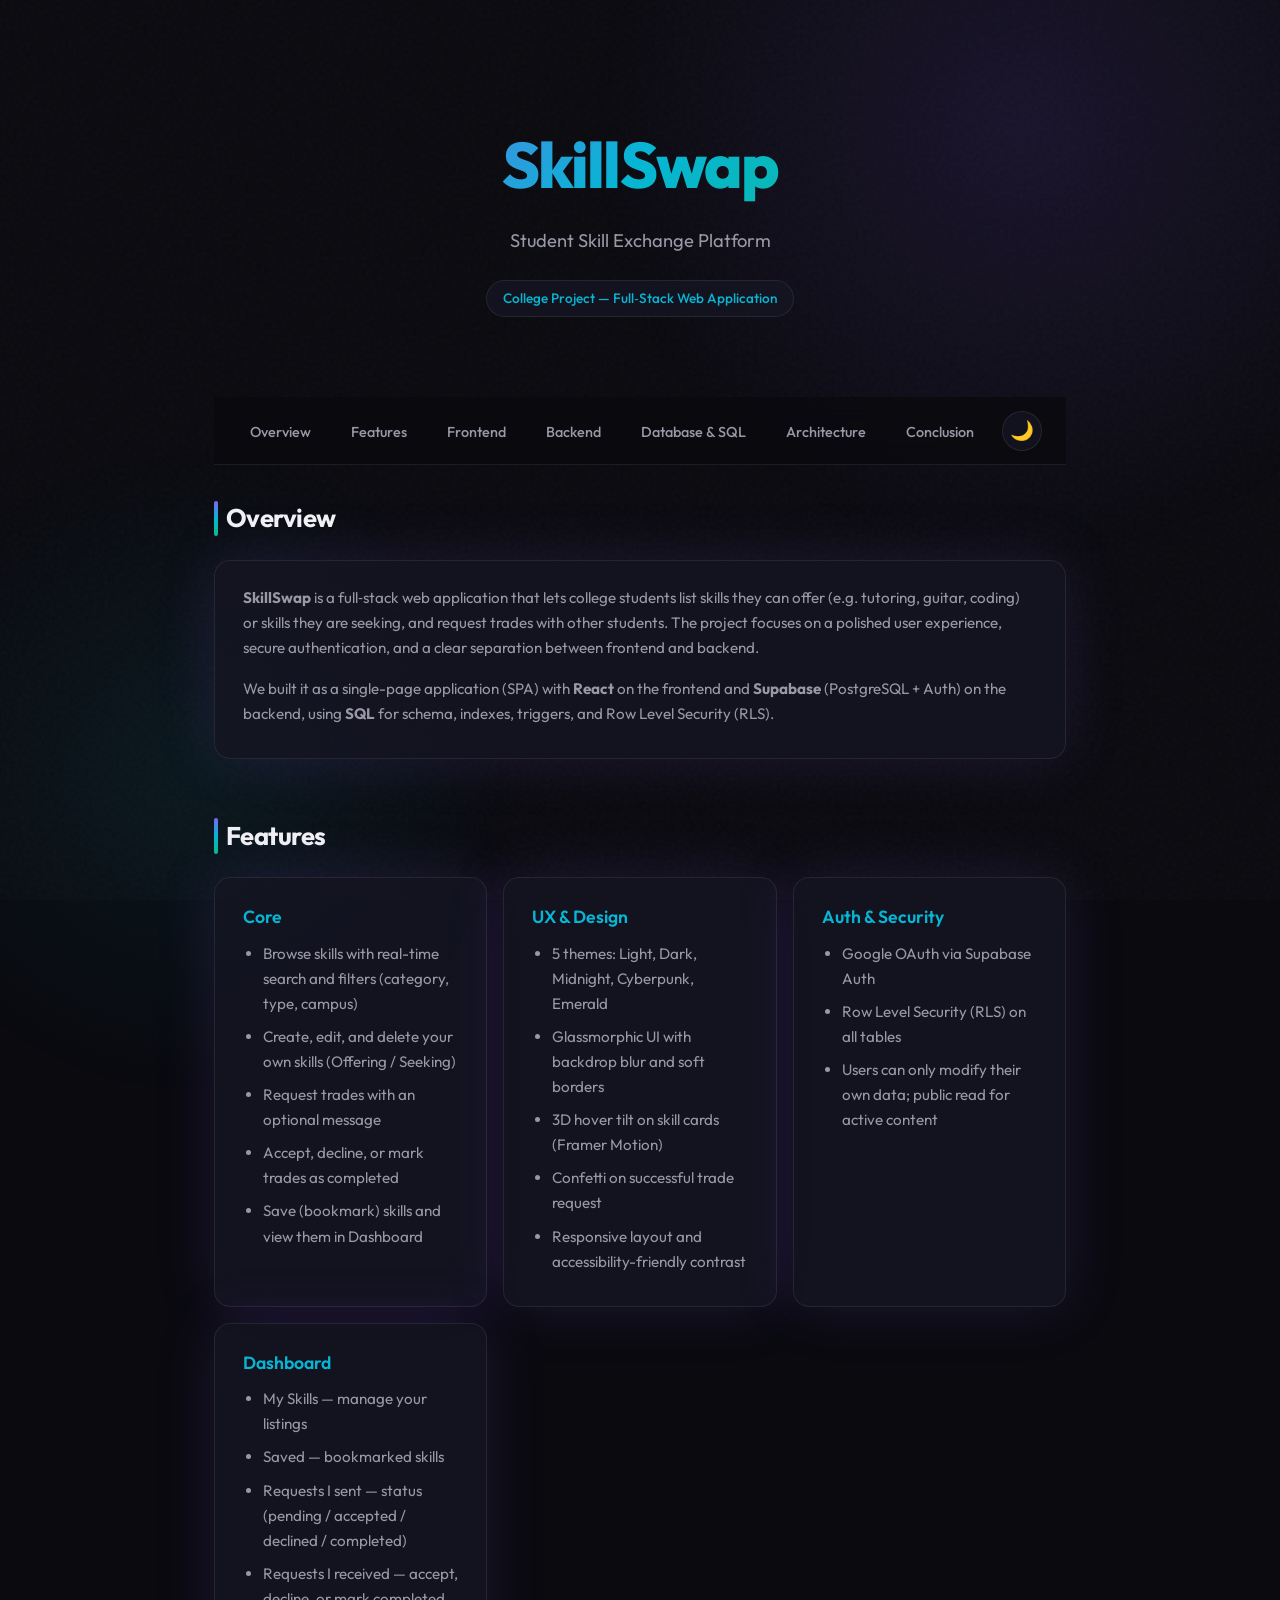
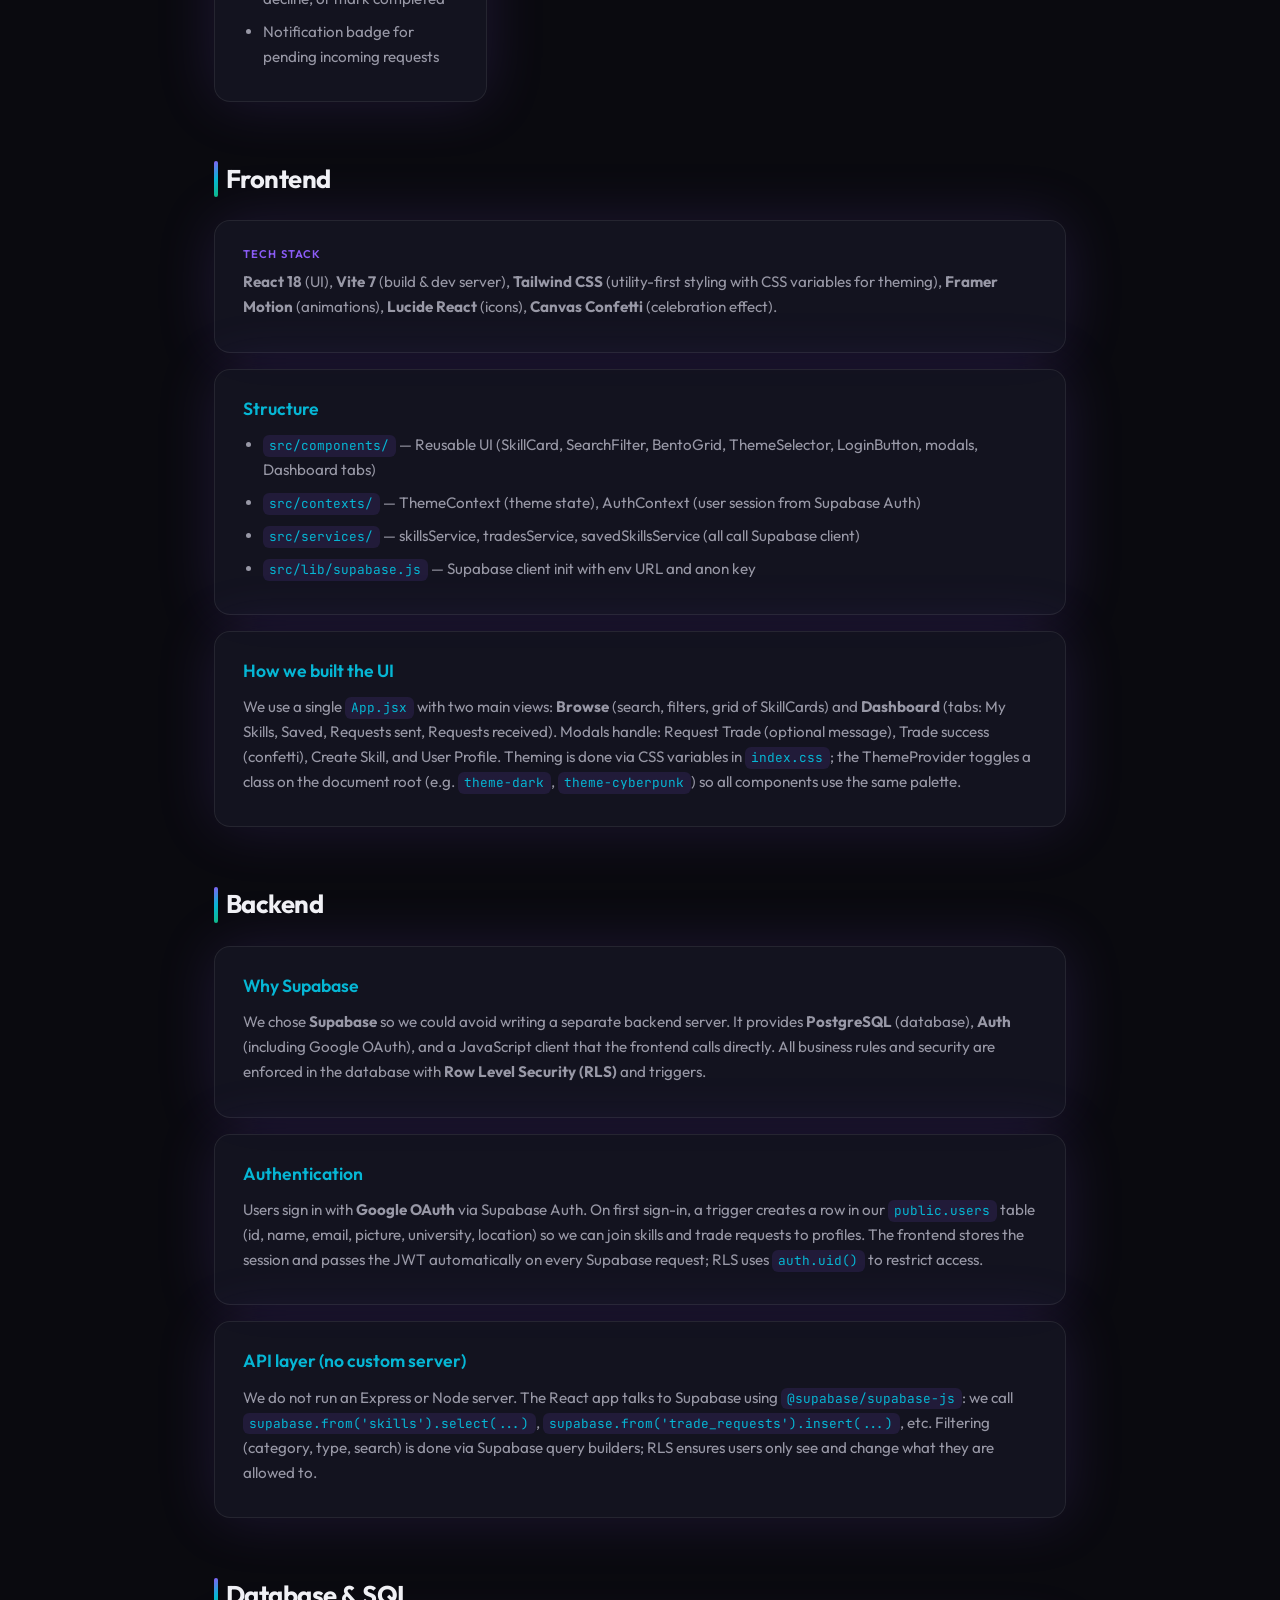
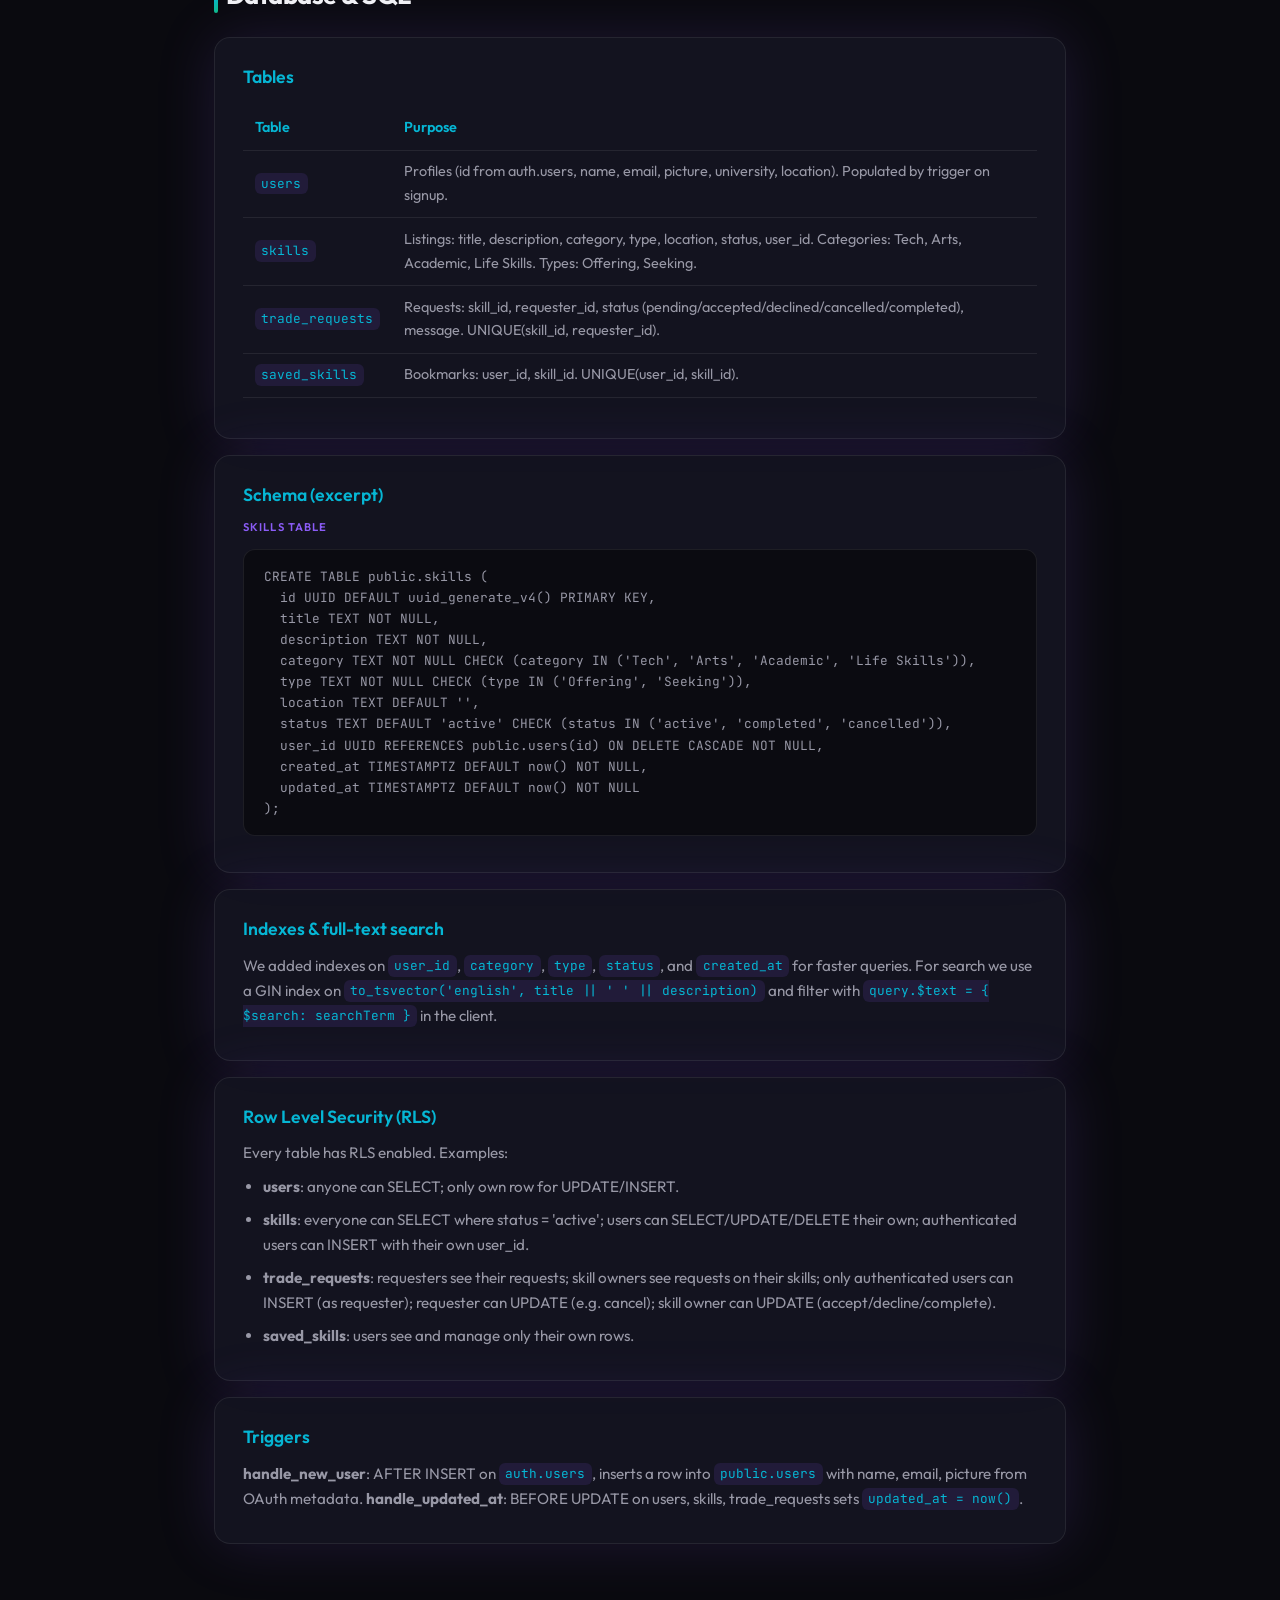
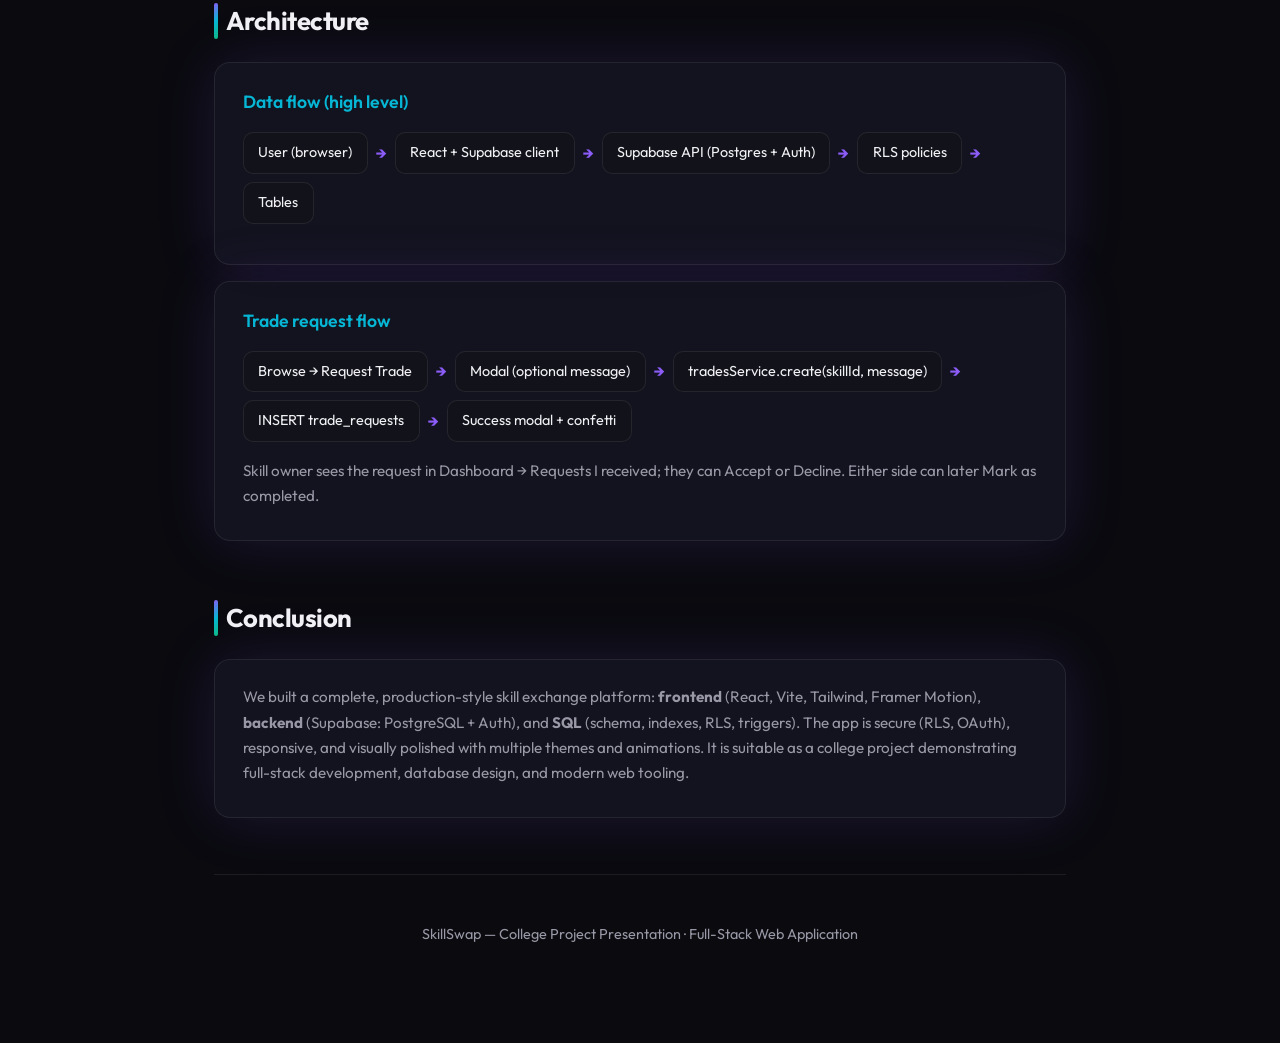
<file: PROJECT_PRESENTATION.html>
<!DOCTYPE html>
<html lang="en">
<head>
  <meta charset="UTF-8" />
  <meta name="viewport" content="width=device-width, initial-scale=1.0" />
  <title>SkillSwap — Project Presentation</title>
  <link rel="preconnect" href="https://fonts.googleapis.com" />
  <link rel="preconnect" href="https://fonts.gstatic.com" crossorigin />
  <link href="https://fonts.googleapis.com/css2?family=Outfit:wght@300;400;500;600;700;800&family=JetBrains+Mono:wght@400;500&display=swap" rel="stylesheet" />
  <style>
    :root {
      --bg: #0a0a0f;
      --surface: #12121a;
      --card: rgba(22, 22, 35, 0.8);
      --border: rgba(255, 255, 255, 0.08);
      --text: #f0f0f5;
      --text-muted: #9898a6;
      --accent: #8b5cf6;
      --accent-2: #06b6d4;
      --accent-3: #10b981;
      --gradient: linear-gradient(135deg, #8b5cf6 0%, #06b6d4 50%, #10b981 100%);
      --glow: 0 0 60px rgba(139, 92, 246, 0.15);
      --nav-bg: rgba(10, 10, 15, 0.85);
      --nav-hover: rgba(255, 255, 255, 0.05);
    }

    html[data-theme="light"] {
      --bg: #f5f5f9;
      --surface: #e8eaf0;
      --card: rgba(255, 255, 255, 0.95);
      --border: rgba(0, 0, 0, 0.08);
      --text: #1a1a24;
      --text-muted: #5c5c6e;
      --gradient: linear-gradient(135deg, #7c3aed 0%, #0891b2 50%, #059669 100%);
      --glow: 0 0 40px rgba(124, 58, 237, 0.12);
      --nav-bg: rgba(255, 255, 255, 0.9);
      --nav-hover: rgba(0, 0, 0, 0.06);
    }

    html[data-theme="light"] .gradient-orb {
      background: radial-gradient(circle, rgba(124, 58, 237, 0.08) 0%, transparent 60%);
    }

    html[data-theme="light"] .gradient-orb-2 {
      background: radial-gradient(circle, rgba(8, 145, 178, 0.06) 0%, transparent 60%);
    }

    html[data-theme="light"] pre {
      background: rgba(0, 0, 0, 0.06);
    }

    html[data-theme="light"] code {
      background: rgba(124, 58, 237, 0.1);
      color: #5b21b6;
    }

    html[data-theme="light"] pre code {
      background: none;
      color: var(--text-muted);
    }

    * {
      margin: 0;
      padding: 0;
      box-sizing: border-box;
    }

    html {
      scroll-behavior: smooth;
    }

    body {
      font-family: 'Outfit', sans-serif;
      background: var(--bg);
      color: var(--text);
      line-height: 1.65;
      min-height: 100vh;
      overflow-x: hidden;
    }

    .noise {
      position: fixed;
      inset: 0;
      background-image: url("data:image/svg+xml,%3Csvg viewBox='0 0 256 256' xmlns='http://www.w3.org/2000/svg'%3E%3Cfilter id='n'%3E%3CfeTurbulence type='fractalNoise' baseFrequency='0.9' numOctaves='4' stitchTiles='stitch'/%3E%3C/filter%3E%3Crect width='100%25' height='100%25' filter='url(%23n)' opacity='0.03'/%3E%3C/svg%3E");
      pointer-events: none;
      z-index: 0;
    }

    .gradient-orb {
      position: fixed;
      width: 80vmax;
      height: 80vmax;
      border-radius: 50%;
      background: radial-gradient(circle, rgba(139, 92, 246, 0.12) 0%, transparent 60%);
      top: -30vmax;
      right: -20vmax;
      pointer-events: none;
      z-index: 0;
    }

    .gradient-orb-2 {
      position: fixed;
      width: 60vmax;
      height: 60vmax;
      border-radius: 50%;
      background: radial-gradient(circle, rgba(6, 182, 212, 0.08) 0%, transparent 60%);
      bottom: -20vmax;
      left: -15vmax;
      pointer-events: none;
      z-index: 0;
    }

    .wrap {
      position: relative;
      z-index: 1;
      max-width: 900px;
      margin: 0 auto;
      padding: 3rem 1.5rem 4rem;
    }

    /* ----- Header / Hero ----- */
    .hero {
      text-align: center;
      padding: 4rem 0 5rem;
    }

    .hero h1 {
      font-size: clamp(2.5rem, 8vw, 4rem);
      font-weight: 800;
      letter-spacing: -0.03em;
      background: var(--gradient);
      -webkit-background-clip: text;
      -webkit-text-fill-color: transparent;
      background-clip: text;
      margin-bottom: 0.5rem;
    }

    .hero .sub {
      font-size: 1.15rem;
      color: var(--text-muted);
      font-weight: 400;
    }

    .hero .badge {
      display: inline-block;
      margin-top: 1.5rem;
      padding: 0.4rem 1rem;
      background: var(--card);
      border: 1px solid var(--border);
      border-radius: 999px;
      font-size: 0.85rem;
      color: var(--accent-2);
      font-weight: 500;
    }

    /* ----- Nav ----- */
    nav {
      position: sticky;
      top: 0;
      background: var(--nav-bg);
      backdrop-filter: blur(12px);
      border-bottom: 1px solid var(--border);
      padding: 0.85rem 0;
      margin-bottom: 2rem;
      z-index: 10;
      display: flex;
      flex-wrap: wrap;
      align-items: center;
      justify-content: center;
      gap: 1rem;
    }

    nav ul {
      list-style: none;
      display: flex;
      flex-wrap: wrap;
      justify-content: center;
      gap: 0.5rem 1rem;
    }

    nav a {
      color: var(--text-muted);
      text-decoration: none;
      font-size: 0.9rem;
      font-weight: 500;
      padding: 0.35rem 0.75rem;
      border-radius: 8px;
      transition: color 0.2s, background 0.2s;
    }

    nav a:hover {
      color: var(--text);
      background: var(--nav-hover);
    }

    .theme-toggle {
      flex-shrink: 0;
      width: 2.5rem;
      height: 2.5rem;
      border-radius: 50%;
      border: 1px solid var(--border);
      background: var(--card);
      color: var(--text-muted);
      cursor: pointer;
      display: flex;
      align-items: center;
      justify-content: center;
      font-size: 1.2rem;
      transition: color 0.2s, background 0.2s, transform 0.15s;
    }

    .theme-toggle:hover {
      color: var(--accent-2);
      background: var(--nav-hover);
    }

    .theme-toggle:active {
      transform: scale(0.96);
    }

    .theme-toggle .icon-sun,
    .theme-toggle .icon-moon {
      display: none;
    }

    html:not([data-theme="light"]) .theme-toggle .icon-moon,
    html[data-theme="light"] .theme-toggle .icon-sun {
      display: block;
    }

    /* ----- Sections ----- */
    section {
      margin-bottom: 3.5rem;
    }

    section h2 {
      font-size: 1.6rem;
      font-weight: 700;
      letter-spacing: -0.02em;
      margin-bottom: 1.25rem;
      display: flex;
      align-items: center;
      gap: 0.5rem;
    }

    section h2::before {
      content: '';
      width: 4px;
      height: 1.4em;
      background: var(--gradient);
      border-radius: 4px;
    }

    .card {
      background: var(--card);
      border: 1px solid var(--border);
      border-radius: 16px;
      padding: 1.5rem 1.75rem;
      margin-bottom: 1rem;
      box-shadow: var(--glow);
    }

    .card h3 {
      font-size: 1.1rem;
      font-weight: 600;
      color: var(--accent-2);
      margin-bottom: 0.6rem;
    }

    .card p, .card li {
      color: var(--text-muted);
      font-size: 0.95rem;
      margin-bottom: 0.5rem;
    }

    .card ul {
      padding-left: 1.25rem;
      margin-top: 0.5rem;
    }

    /* ----- Code ----- */
    pre, code {
      font-family: 'JetBrains Mono', monospace;
      font-size: 0.8rem;
    }

    pre {
      background: rgba(0, 0, 0, 0.4);
      border: 1px solid var(--border);
      border-radius: 12px;
      padding: 1rem 1.25rem;
      overflow-x: auto;
      margin: 0.75rem 0;
    }

    code {
      background: rgba(139, 92, 246, 0.12);
      color: var(--accent-2);
      padding: 0.15rem 0.4rem;
      border-radius: 6px;
    }

    pre code {
      background: none;
      color: var(--text-muted);
      padding: 0;
    }

    .label {
      font-size: 0.7rem;
      text-transform: uppercase;
      letter-spacing: 0.1em;
      color: var(--accent);
      font-weight: 600;
      margin-bottom: 0.35rem;
    }

    /* ----- Grid ----- */
    .grid-2 {
      display: grid;
      grid-template-columns: repeat(auto-fit, minmax(260px, 1fr));
      gap: 1rem;
    }

    .grid-2 .card {
      margin-bottom: 0;
    }

    /* ----- Table ----- */
    table {
      width: 100%;
      border-collapse: collapse;
      font-size: 0.9rem;
      margin: 1rem 0;
    }

    th, td {
      text-align: left;
      padding: 0.6rem 0.75rem;
      border-bottom: 1px solid var(--border);
    }

    th {
      color: var(--accent-2);
      font-weight: 600;
    }

    td {
      color: var(--text-muted);
    }

    /* ----- Flow ----- */
    .flow {
      display: flex;
      flex-wrap: wrap;
      gap: 0.5rem;
      align-items: center;
      margin: 1rem 0;
    }

    .flow-item {
      background: var(--surface);
      border: 1px solid var(--border);
      padding: 0.5rem 0.9rem;
      border-radius: 10px;
      font-size: 0.9rem;
    }

    .flow-arrow {
      color: var(--accent);
      font-weight: 700;
    }

    /* ----- Footer ----- */
    footer {
      text-align: center;
      padding: 3rem 0 2rem;
      border-top: 1px solid var(--border);
      color: var(--text-muted);
      font-size: 0.9rem;
    }

    @media (max-width: 600px) {
      .wrap { padding: 2rem 1rem 3rem; }
      .hero { padding: 2rem 0 3rem; }
    }
  </style>
</head>
<body>
  <div class="noise"></div>
  <div class="gradient-orb"></div>
  <div class="gradient-orb-2"></div>

  <div class="wrap">
    <header class="hero">
      <h1>SkillSwap</h1>
      <p class="sub">Student Skill Exchange Platform</p>
      <span class="badge">College Project — Full‑Stack Web Application</span>
    </header>

    <nav>
      <ul>
        <li><a href="#overview">Overview</a></li>
        <li><a href="#features">Features</a></li>
        <li><a href="#frontend">Frontend</a></li>
        <li><a href="#backend">Backend</a></li>
        <li><a href="#database">Database & SQL</a></li>
        <li><a href="#architecture">Architecture</a></li>
        <li><a href="#conclusion">Conclusion</a></li>
      </ul>
      <button type="button" class="theme-toggle" id="theme-toggle" aria-label="Toggle light/dark theme">
        <span class="icon-sun" aria-hidden="true">☀</span>
        <span class="icon-moon" aria-hidden="true">🌙</span>
      </button>
    </nav>

    <!-- Overview -->
    <section id="overview">
      <h2>Overview</h2>
      <div class="card">
        <p>
          <strong>SkillSwap</strong> is a full‑stack web application that lets college students list skills they can offer (e.g. tutoring, guitar, coding) or skills they are seeking, and request trades with other students. The project focuses on a polished user experience, secure authentication, and a clear separation between frontend and backend.
        </p>
        <p style="margin-top: 1rem;">
          We built it as a single-page application (SPA) with <strong>React</strong> on the frontend and <strong>Supabase</strong> (PostgreSQL + Auth) on the backend, using <strong>SQL</strong> for schema, indexes, triggers, and Row Level Security (RLS).
        </p>
      </div>
    </section>

    <!-- Features -->
    <section id="features">
      <h2>Features</h2>
      <div class="grid-2">
        <div class="card">
          <h3>Core</h3>
          <ul>
            <li>Browse skills with real-time search and filters (category, type, campus)</li>
            <li>Create, edit, and delete your own skills (Offering / Seeking)</li>
            <li>Request trades with an optional message</li>
            <li>Accept, decline, or mark trades as completed</li>
            <li>Save (bookmark) skills and view them in Dashboard</li>
          </ul>
        </div>
        <div class="card">
          <h3>UX & Design</h3>
          <ul>
            <li>5 themes: Light, Dark, Midnight, Cyberpunk, Emerald</li>
            <li>Glassmorphic UI with backdrop blur and soft borders</li>
            <li>3D hover tilt on skill cards (Framer Motion)</li>
            <li>Confetti on successful trade request</li>
            <li>Responsive layout and accessibility-friendly contrast</li>
          </ul>
        </div>
        <div class="card">
          <h3>Auth & Security</h3>
          <ul>
            <li>Google OAuth via Supabase Auth</li>
            <li>Row Level Security (RLS) on all tables</li>
            <li>Users can only modify their own data; public read for active content</li>
          </ul>
        </div>
        <div class="card">
          <h3>Dashboard</h3>
          <ul>
            <li>My Skills — manage your listings</li>
            <li>Saved — bookmarked skills</li>
            <li>Requests I sent — status (pending / accepted / declined / completed)</li>
            <li>Requests I received — accept, decline, or mark completed</li>
            <li>Notification badge for pending incoming requests</li>
          </ul>
        </div>
      </div>
    </section>

    <!-- Frontend -->
    <section id="frontend">
      <h2>Frontend</h2>
      <div class="card">
        <div class="label">Tech stack</div>
        <p><strong>React 18</strong> (UI), <strong>Vite 7</strong> (build & dev server), <strong>Tailwind CSS</strong> (utility-first styling with CSS variables for theming), <strong>Framer Motion</strong> (animations), <strong>Lucide React</strong> (icons), <strong>Canvas Confetti</strong> (celebration effect).</p>
      </div>
      <div class="card">
        <h3>Structure</h3>
        <ul>
          <li><code>src/components/</code> — Reusable UI (SkillCard, SearchFilter, BentoGrid, ThemeSelector, LoginButton, modals, Dashboard tabs)</li>
          <li><code>src/contexts/</code> — ThemeContext (theme state), AuthContext (user session from Supabase Auth)</li>
          <li><code>src/services/</code> — skillsService, tradesService, savedSkillsService (all call Supabase client)</li>
          <li><code>src/lib/supabase.js</code> — Supabase client init with env URL and anon key</li>
        </ul>
      </div>
      <div class="card">
        <h3>How we built the UI</h3>
        <p>We use a single <code>App.jsx</code> with two main views: <strong>Browse</strong> (search, filters, grid of SkillCards) and <strong>Dashboard</strong> (tabs: My Skills, Saved, Requests sent, Requests received). Modals handle: Request Trade (optional message), Trade success (confetti), Create Skill, and User Profile. Theming is done via CSS variables in <code>index.css</code>; the ThemeProvider toggles a class on the document root (e.g. <code>theme-dark</code>, <code>theme-cyberpunk</code>) so all components use the same palette.</p>
      </div>
    </section>

    <!-- Backend -->
    <section id="backend">
      <h2>Backend</h2>
      <div class="card">
        <h3>Why Supabase</h3>
        <p>We chose <strong>Supabase</strong> so we could avoid writing a separate backend server. It provides <strong>PostgreSQL</strong> (database), <strong>Auth</strong> (including Google OAuth), and a JavaScript client that the frontend calls directly. All business rules and security are enforced in the database with <strong>Row Level Security (RLS)</strong> and triggers.</p>
      </div>
      <div class="card">
        <h3>Authentication</h3>
        <p>Users sign in with <strong>Google OAuth</strong> via Supabase Auth. On first sign-in, a trigger creates a row in our <code>public.users</code> table (id, name, email, picture, university, location) so we can join skills and trade requests to profiles. The frontend stores the session and passes the JWT automatically on every Supabase request; RLS uses <code>auth.uid()</code> to restrict access.</p>
      </div>
      <div class="card">
        <h3>API layer (no custom server)</h3>
        <p>We do not run an Express or Node server. The React app talks to Supabase using <code>@supabase/supabase-js</code>: we call <code>supabase.from('skills').select(...)</code>, <code>supabase.from('trade_requests').insert(...)</code>, etc. Filtering (category, type, search) is done via Supabase query builders; RLS ensures users only see and change what they are allowed to.</p>
      </div>
    </section>

    <!-- Database & SQL -->
    <section id="database">
      <h2>Database & SQL</h2>
      <div class="card">
        <h3>Tables</h3>
        <table>
          <thead>
            <tr><th>Table</th><th>Purpose</th></tr>
          </thead>
          <tbody>
            <tr><td><code>users</code></td><td>Profiles (id from auth.users, name, email, picture, university, location). Populated by trigger on signup.</td></tr>
            <tr><td><code>skills</code></td><td>Listings: title, description, category, type, location, status, user_id. Categories: Tech, Arts, Academic, Life Skills. Types: Offering, Seeking.</td></tr>
            <tr><td><code>trade_requests</code></td><td>Requests: skill_id, requester_id, status (pending/accepted/declined/cancelled/completed), message. UNIQUE(skill_id, requester_id).</td></tr>
            <tr><td><code>saved_skills</code></td><td>Bookmarks: user_id, skill_id. UNIQUE(user_id, skill_id).</td></tr>
          </tbody>
        </table>
      </div>
      <div class="card">
        <h3>Schema (excerpt)</h3>
        <div class="label">Skills table</div>
        <pre><code>CREATE TABLE public.skills (
  id UUID DEFAULT uuid_generate_v4() PRIMARY KEY,
  title TEXT NOT NULL,
  description TEXT NOT NULL,
  category TEXT NOT NULL CHECK (category IN ('Tech', 'Arts', 'Academic', 'Life Skills')),
  type TEXT NOT NULL CHECK (type IN ('Offering', 'Seeking')),
  location TEXT DEFAULT '',
  status TEXT DEFAULT 'active' CHECK (status IN ('active', 'completed', 'cancelled')),
  user_id UUID REFERENCES public.users(id) ON DELETE CASCADE NOT NULL,
  created_at TIMESTAMPTZ DEFAULT now() NOT NULL,
  updated_at TIMESTAMPTZ DEFAULT now() NOT NULL
);</code></pre>
      </div>
      <div class="card">
        <h3>Indexes & full-text search</h3>
        <p>We added indexes on <code>user_id</code>, <code>category</code>, <code>type</code>, <code>status</code>, and <code>created_at</code> for faster queries. For search we use a GIN index on <code>to_tsvector('english', title || ' ' || description)</code> and filter with <code>query.$text = { $search: searchTerm }</code> in the client.</p>
      </div>
      <div class="card">
        <h3>Row Level Security (RLS)</h3>
        <p>Every table has RLS enabled. Examples:</p>
        <ul>
          <li><strong>users</strong>: anyone can SELECT; only own row for UPDATE/INSERT.</li>
          <li><strong>skills</strong>: everyone can SELECT where status = 'active'; users can SELECT/UPDATE/DELETE their own; authenticated users can INSERT with their own user_id.</li>
          <li><strong>trade_requests</strong>: requesters see their requests; skill owners see requests on their skills; only authenticated users can INSERT (as requester); requester can UPDATE (e.g. cancel); skill owner can UPDATE (accept/decline/complete).</li>
          <li><strong>saved_skills</strong>: users see and manage only their own rows.</li>
        </ul>
      </div>
      <div class="card">
        <h3>Triggers</h3>
        <p><strong>handle_new_user</strong>: AFTER INSERT on <code>auth.users</code>, inserts a row into <code>public.users</code> with name, email, picture from OAuth metadata. <strong>handle_updated_at</strong>: BEFORE UPDATE on users, skills, trade_requests sets <code>updated_at = now()</code>.</p>
      </div>
    </section>

    <!-- Architecture -->
    <section id="architecture">
      <h2>Architecture</h2>
      <div class="card">
        <h3>Data flow (high level)</h3>
        <div class="flow">
          <span class="flow-item">User (browser)</span>
          <span class="flow-arrow">→</span>
          <span class="flow-item">React + Supabase client</span>
          <span class="flow-arrow">→</span>
          <span class="flow-item">Supabase API (Postgres + Auth)</span>
          <span class="flow-arrow">→</span>
          <span class="flow-item">RLS policies</span>
          <span class="flow-arrow">→</span>
          <span class="flow-item">Tables</span>
        </div>
      </div>
      <div class="card">
        <h3>Trade request flow</h3>
        <div class="flow">
          <span class="flow-item">Browse → Request Trade</span>
          <span class="flow-arrow">→</span>
          <span class="flow-item">Modal (optional message)</span>
          <span class="flow-arrow">→</span>
          <span class="flow-item">tradesService.create(skillId, message)</span>
          <span class="flow-arrow">→</span>
          <span class="flow-item">INSERT trade_requests</span>
          <span class="flow-arrow">→</span>
          <span class="flow-item">Success modal + confetti</span>
        </div>
        <p style="margin-top: 0.75rem;">Skill owner sees the request in Dashboard → Requests I received; they can Accept or Decline. Either side can later Mark as completed.</p>
      </div>
    </section>

    <!-- Conclusion -->
    <section id="conclusion">
      <h2>Conclusion</h2>
      <div class="card">
        <p>
          We built a complete, production-style skill exchange platform: <strong>frontend</strong> (React, Vite, Tailwind, Framer Motion), <strong>backend</strong> (Supabase: PostgreSQL + Auth), and <strong>SQL</strong> (schema, indexes, RLS, triggers). The app is secure (RLS, OAuth), responsive, and visually polished with multiple themes and animations. It is suitable as a college project demonstrating full-stack development, database design, and modern web tooling.
        </p>
      </div>
    </section>

    <footer>
      SkillSwap — College Project Presentation · Full-Stack Web Application
    </footer>
  </div>

  <script>
    (function () {
      var KEY = 'skillswap-presentation-theme';
      var toggle = document.getElementById('theme-toggle');
      var html = document.documentElement;

      function getTheme() {
        try {
          return localStorage.getItem(KEY) || 'dark';
        } catch (e) {
          return 'dark';
        }
      }

      function setTheme(theme) {
        html.setAttribute('data-theme', theme);
        try {
          localStorage.setItem(KEY, theme);
        } catch (e) {}
      }

      function nextTheme() {
        var current = getTheme();
        var next = current === 'dark' ? 'light' : 'dark';
        setTheme(next);
      }

      setTheme(getTheme());
      if (toggle) toggle.addEventListener('click', nextTheme);
    })();
  </script>
</body>
</html>
</file>
